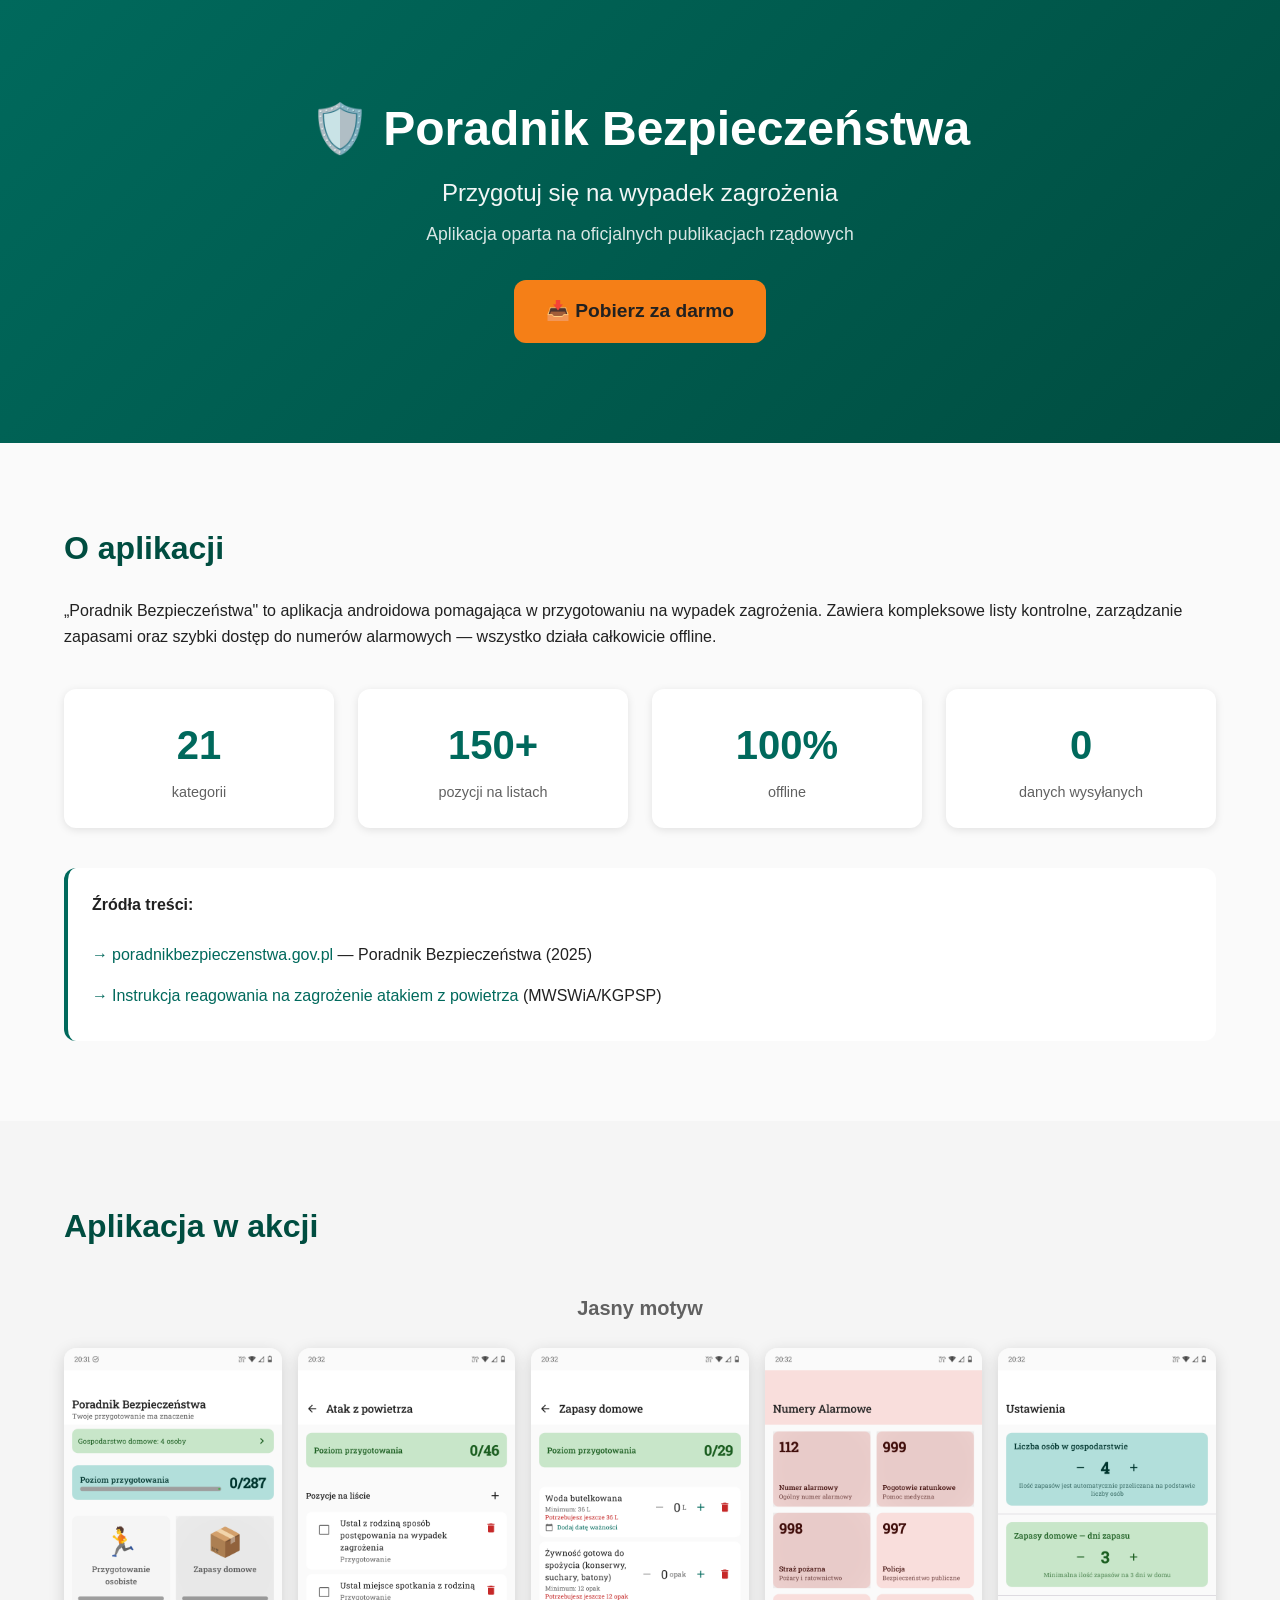
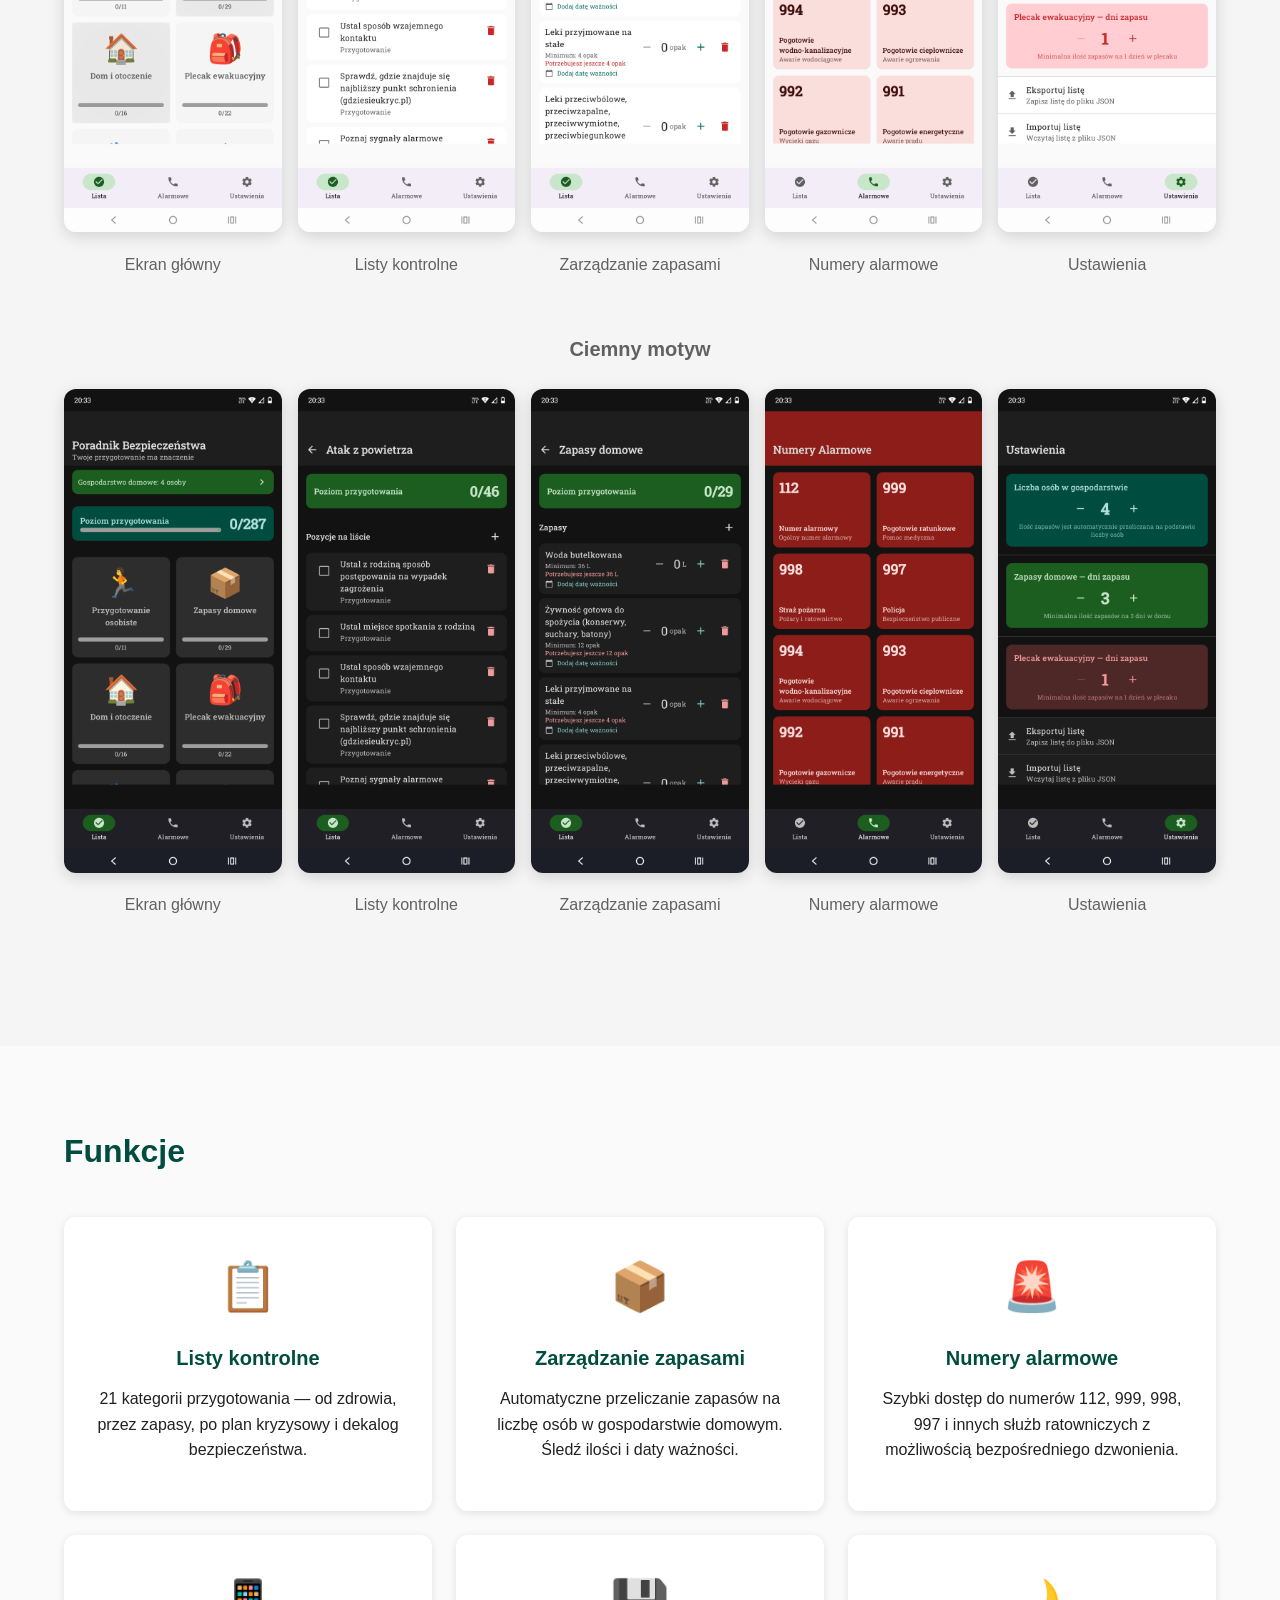
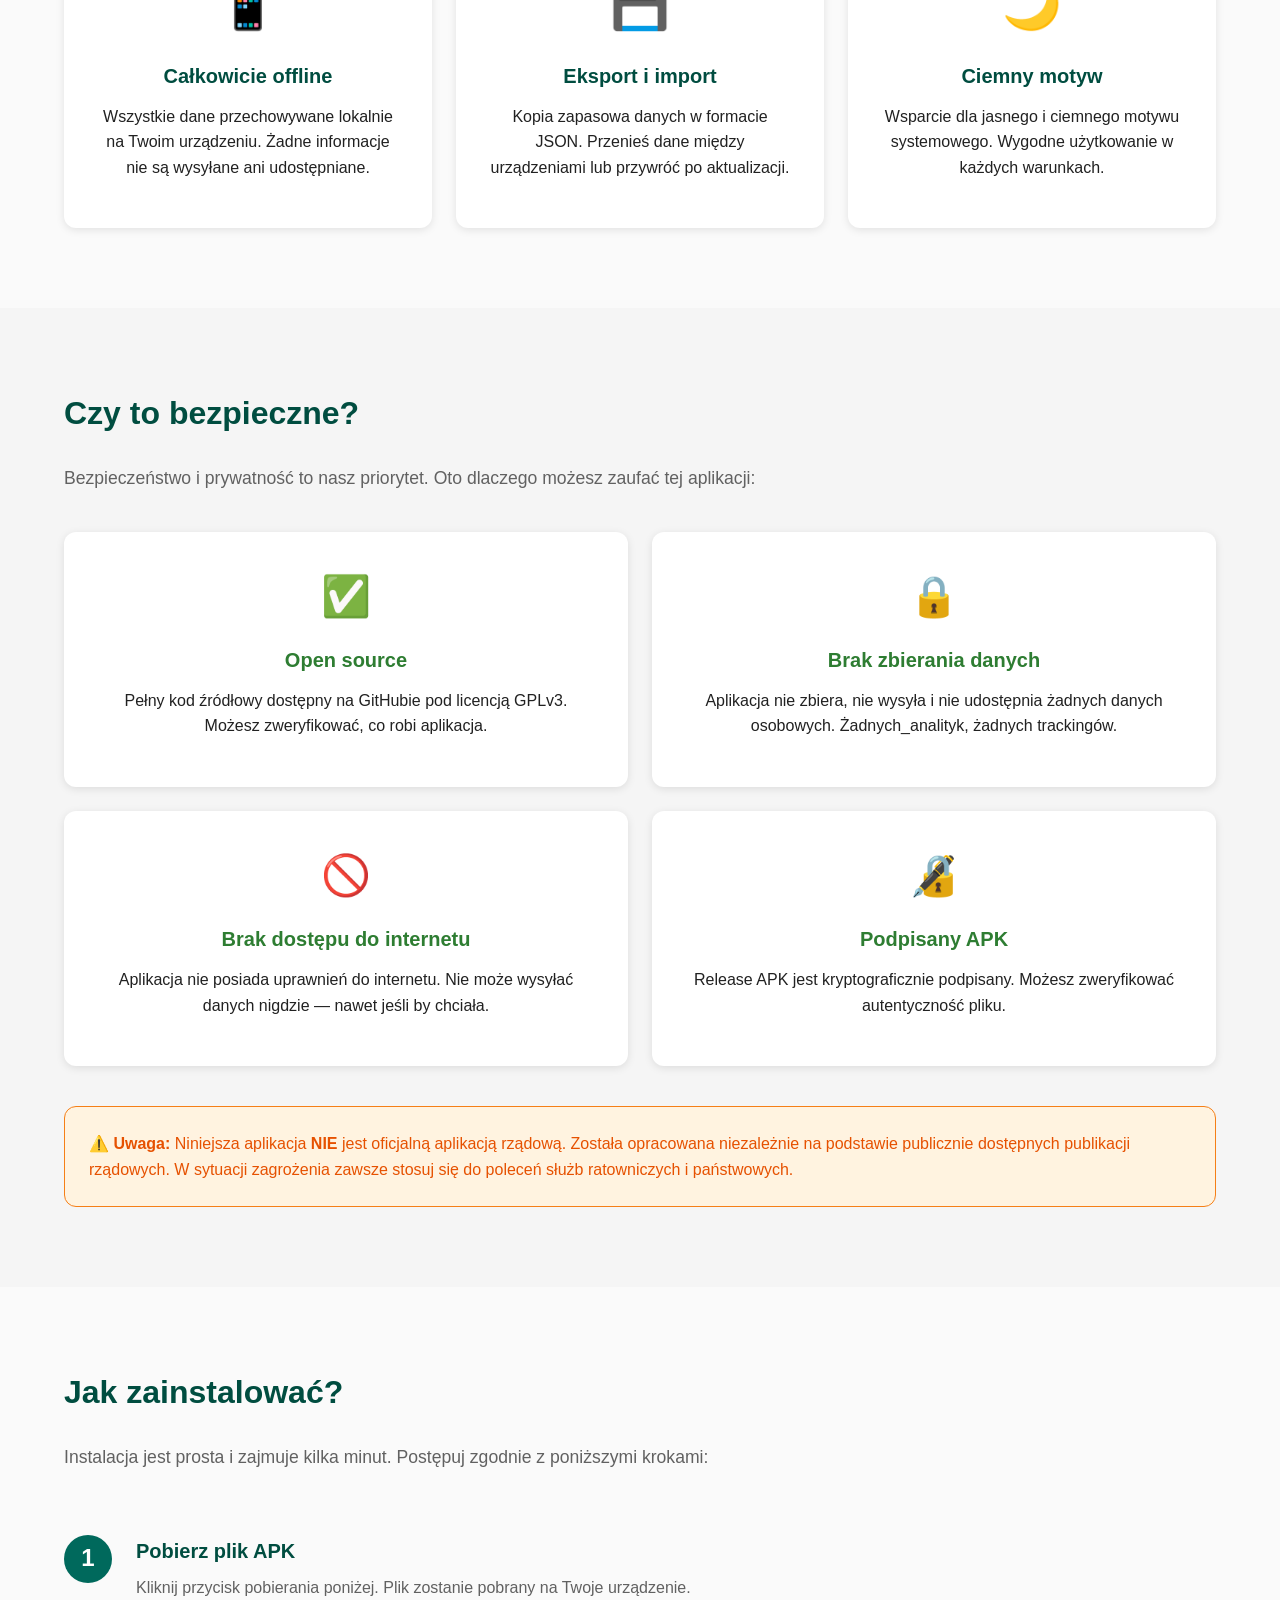
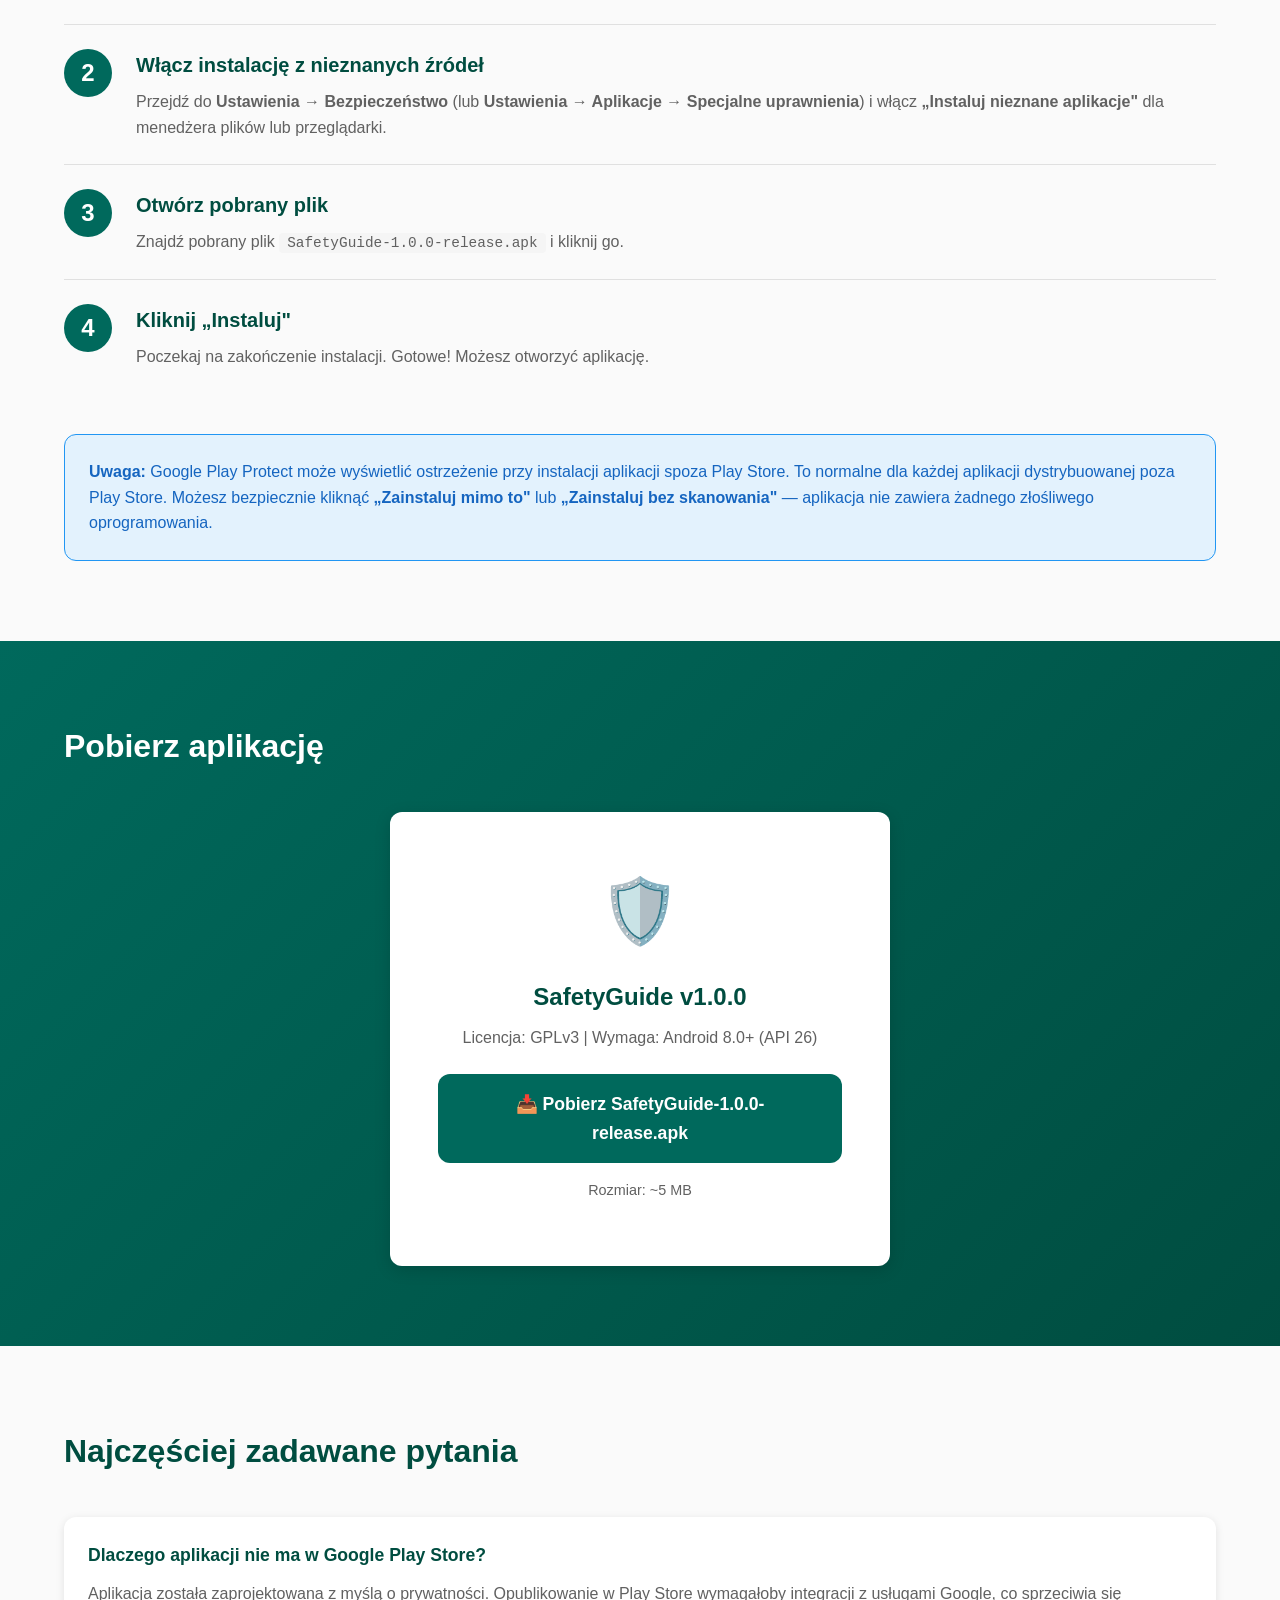
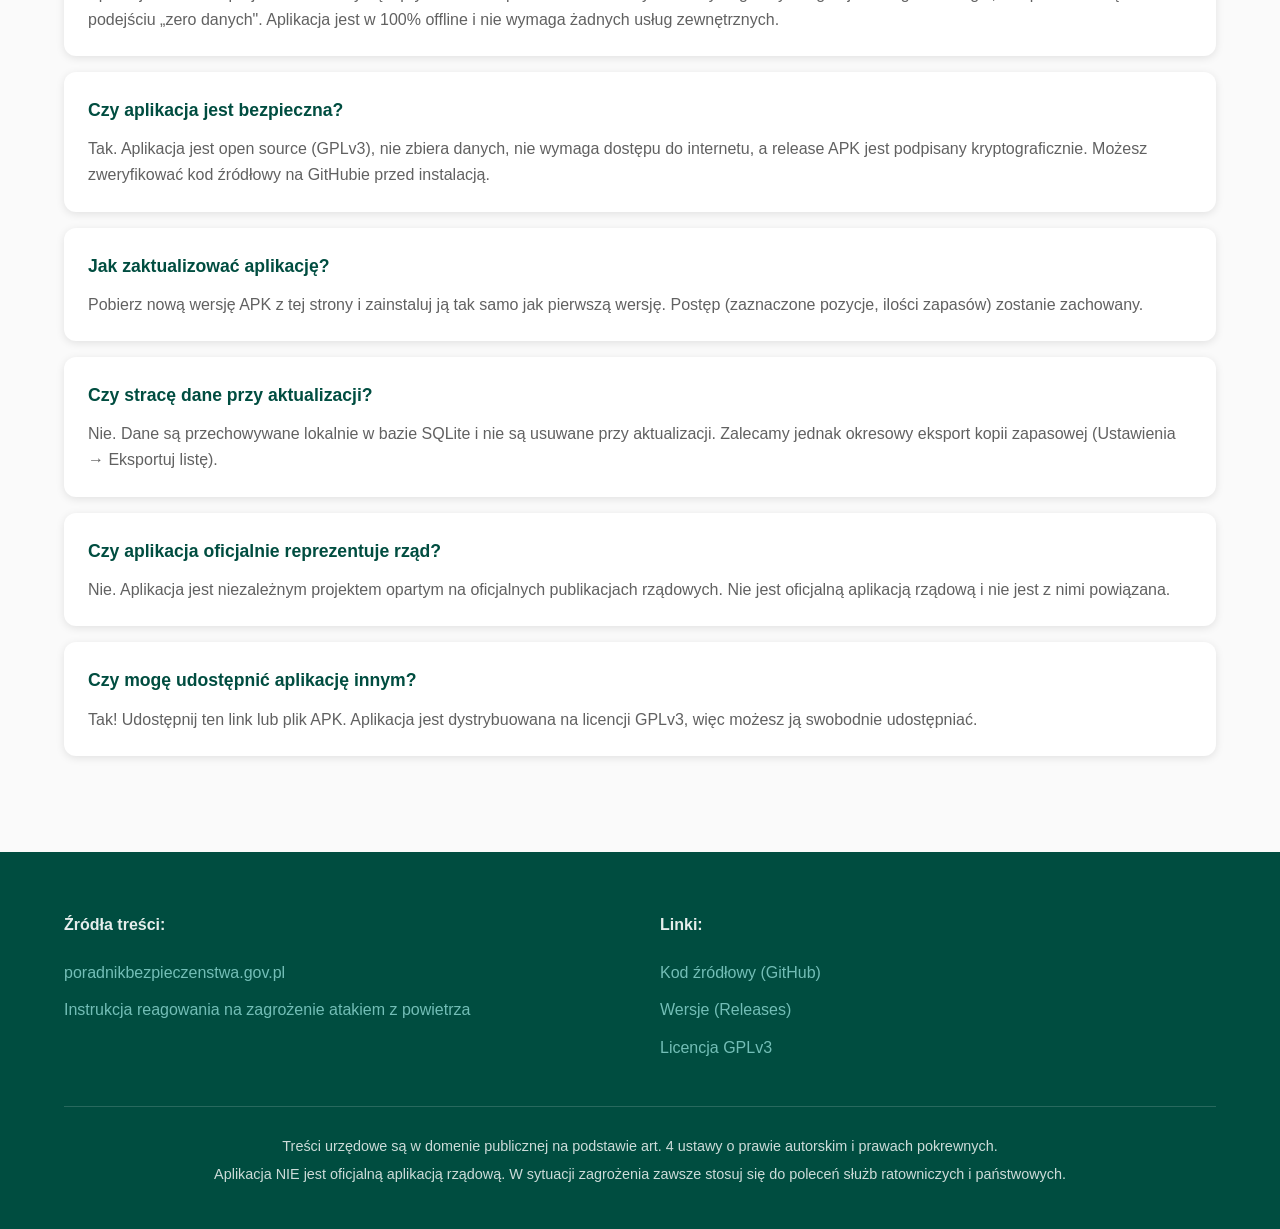
<file: docs/index.html>
<!DOCTYPE html>
<html lang="pl">
<head>
    <meta charset="UTF-8">
    <meta name="viewport" content="width=device-width, initial-scale=1.0">
    <title>Poradnik Bezpieczeństwa - Aplikacja Android</title>
    <meta name="description" content="Aplikacja do przygotowania na wypadek zagrożenia. Listy kontrolne, zarządzanie zapasami, numery alarmowe. Całkowicie offline.">
    <meta property="og:title" content="Poradnik Bezpieczeństwa">
    <meta property="og:description" content="Aplikacja do przygotowania na wypadek zagrożenia. 21 kategorii, 150+ pozycji, całkowicie offline.">
    <meta property="og:type" content="website">
    <link rel="stylesheet" href="style.css">
</head>
<body>

    <!-- 1. Hero Section -->
    <header class="hero">
        <div class="container">
            <h1>🛡️ Poradnik Bezpieczeństwa</h1>
            <p class="tagline">Przygotuj się na wypadek zagrożenia</p>
            <p class="subtitle">Aplikacja oparta na oficjalnych publikacjach rządowych</p>
            <a href="#download" class="cta-button">📥 Pobierz za darmo</a>
        </div>
    </header>

    <!-- 2. About Section -->
    <section id="about" class="section">
        <div class="container">
            <h2>O aplikacji</h2>
            <p>„Poradnik Bezpieczeństwa" to aplikacja androidowa pomagająca w przygotowaniu na wypadek zagrożenia. Zawiera kompleksowe listy kontrolne, zarządzanie zapasami oraz szybki dostęp do numerów alarmowych — wszystko działa całkowicie offline.</p>
            
            <div class="stats-grid">
                <div class="stat-item">
                    <span class="stat-number">21</span>
                    <span class="stat-label">kategorii</span>
                </div>
                <div class="stat-item">
                    <span class="stat-number">150+</span>
                    <span class="stat-label">pozycji na listach</span>
                </div>
                <div class="stat-item">
                    <span class="stat-number">100%</span>
                    <span class="stat-label">offline</span>
                </div>
                <div class="stat-item">
                    <span class="stat-number">0</span>
                    <span class="stat-label">danych wysyłanych</span>
                </div>
            </div>

            <div class="source-info">
                <p><strong>Źródła treści:</strong></p>
                <ul>
                    <li><a href="https://poradnikbezpieczenstwa.gov.pl" target="_blank">poradnikbezpieczenstwa.gov.pl</a> — Poradnik Bezpieczeństwa (2025)</li>
                    <li><a href="https://www.gov.pl/web/kgpsp/instrukcja-reagowania-na-zagrozenie-atakiem-z-powietrza" target="_blank">Instrukcja reagowania na zagrożenie atakiem z powietrza</a> (MWSWiA/KGPSP)</li>
                </ul>
            </div>
        </div>
    </section>

    <!-- 3. Screenshots Section -->
    <section id="screenshots" class="section section-alt">
        <div class="container">
            <h2>Aplikacja w akcji</h2>
            
            <h3 class="screenshots-subtitle">Jasny motyw</h3>
            <div class="screenshots-grid">
                <div class="screenshot">
                    <img src="assets/screenshots/light-home.png" alt="Ekran główny (jasny)" loading="lazy">
                    <p>Ekran główny</p>
                </div>
                <div class="screenshot">
                    <img src="assets/screenshots/light-checklist.png" alt="Lista kontrolna (jasny)" loading="lazy">
                    <p>Listy kontrolne</p>
                </div>
                <div class="screenshot">
                    <img src="assets/screenshots/light-supplies.png" alt="Zapasy (jasny)" loading="lazy">
                    <p>Zarządzanie zapasami</p>
                </div>
                <div class="screenshot">
                    <img src="assets/screenshots/light-emergency.png" alt="Numery alarmowe (jasny)" loading="lazy">
                    <p>Numery alarmowe</p>
                </div>
                <div class="screenshot">
                    <img src="assets/screenshots/light-settings.png" alt="Ustawienia (jasny)" loading="lazy">
                    <p>Ustawienia</p>
                </div>
            </div>

            <h3 class="screenshots-subtitle">Ciemny motyw</h3>
            <div class="screenshots-grid">
                <div class="screenshot">
                    <img src="assets/screenshots/dark-home.png" alt="Ekran główny (ciemny)" loading="lazy">
                    <p>Ekran główny</p>
                </div>
                <div class="screenshot">
                    <img src="assets/screenshots/dark-checklist.png" alt="Lista kontrolna (ciemny)" loading="lazy">
                    <p>Listy kontrolne</p>
                </div>
                <div class="screenshot">
                    <img src="assets/screenshots/dark-supplies.png" alt="Zapasy (ciemny)" loading="lazy">
                    <p>Zarządzanie zapasami</p>
                </div>
                <div class="screenshot">
                    <img src="assets/screenshots/dark-emergency.png" alt="Numery alarmowe (ciemny)" loading="lazy">
                    <p>Numery alarmowe</p>
                </div>
                <div class="screenshot">
                    <img src="assets/screenshots/dark-settings.png" alt="Ustawienia (ciemny)" loading="lazy">
                    <p>Ustawienia</p>
                </div>
            </div>
        </div>
    </section>

    <!-- 4. Features Section -->
    <section id="features" class="section">
        <div class="container">
            <h2>Funkcje</h2>
            <div class="features-grid">
                <div class="feature-card">
                    <span class="feature-icon">📋</span>
                    <h3>Listy kontrolne</h3>
                    <p>21 kategorii przygotowania — od zdrowia, przez zapasy, po plan kryzysowy i dekalog bezpieczeństwa.</p>
                </div>
                <div class="feature-card">
                    <span class="feature-icon">📦</span>
                    <h3>Zarządzanie zapasami</h3>
                    <p>Automatyczne przeliczanie zapasów na liczbę osób w gospodarstwie domowym. Śledź ilości i daty ważności.</p>
                </div>
                <div class="feature-card">
                    <span class="feature-icon">🚨</span>
                    <h3>Numery alarmowe</h3>
                    <p>Szybki dostęp do numerów 112, 999, 998, 997 i innych służb ratowniczych z możliwością bezpośredniego dzwonienia.</p>
                </div>
                <div class="feature-card">
                    <span class="feature-icon">📱</span>
                    <h3>Całkowicie offline</h3>
                    <p>Wszystkie dane przechowywane lokalnie na Twoim urządzeniu. Żadne informacje nie są wysyłane ani udostępniane.</p>
                </div>
                <div class="feature-card">
                    <span class="feature-icon">💾</span>
                    <h3>Eksport i import</h3>
                    <p>Kopia zapasowa danych w formacie JSON. Przenieś dane między urządzeniami lub przywróć po aktualizacji.</p>
                </div>
                <div class="feature-card">
                    <span class="feature-icon">🌙</span>
                    <h3>Ciemny motyw</h3>
                    <p>Wsparcie dla jasnego i ciemnego motywu systemowego. Wygodne użytkowanie w każdych warunkach.</p>
                </div>
            </div>
        </div>
    </section>

    <!-- 5. Safety Section -->
    <section id="safety" class="section section-alt">
        <div class="container">
            <h2>Czy to bezpieczne?</h2>
            <p class="section-intro">Bezpieczeństwo i prywatność to nasz priorytet. Oto dlaczego możesz zaufać tej aplikacji:</p>
            
            <div class="safety-grid">
                <div class="safety-item">
                    <span class="safety-icon">✅</span>
                    <h3>Open source</h3>
                    <p>Pełny kod źródłowy dostępny na GitHubie pod licencją GPLv3. Możesz zweryfikować, co robi aplikacja.</p>
                </div>
                <div class="safety-item">
                    <span class="safety-icon">🔒</span>
                    <h3>Brak zbierania danych</h3>
                    <p>Aplikacja nie zbiera, nie wysyła i nie udostępnia żadnych danych osobowych. Żadnych_analityk, żadnych trackingów.</p>
                </div>
                <div class="safety-item">
                    <span class="safety-icon">🚫</span>
                    <h3>Brak dostępu do internetu</h3>
                    <p>Aplikacja nie posiada uprawnień do internetu. Nie może wysyłać danych nigdzie — nawet jeśli by chciała.</p>
                </div>
                <div class="safety-item">
                    <span class="safety-icon">🔏</span>
                    <h3>Podpisany APK</h3>
                    <p>Release APK jest kryptograficznie podpisany. Możesz zweryfikować autentyczność pliku.</p>
                </div>
            </div>

            <div class="disclaimer-box">
                <p><strong>⚠️ Uwaga:</strong> Niniejsza aplikacja <strong>NIE</strong> jest oficjalną aplikacją rządową. Została opracowana niezależnie na podstawie publicznie dostępnych publikacji rządowych. W sytuacji zagrożenia zawsze stosuj się do poleceń służb ratowniczych i państwowych.</p>
            </div>
        </div>
    </section>

    <!-- 6. Installation Section -->
    <section id="install" class="section">
        <div class="container">
            <h2>Jak zainstalować?</h2>
            <p class="section-intro">Instalacja jest prosta i zajmuje kilka minut. Postępuj zgodnie z poniższymi krokami:</p>
            
            <div class="install-steps">
                <div class="step">
                    <span class="step-number">1</span>
                    <div class="step-content">
                        <h3>Pobierz plik APK</h3>
                        <p>Kliknij przycisk pobierania poniżej. Plik zostanie pobrany na Twoje urządzenie.</p>
                    </div>
                </div>
                <div class="step">
                    <span class="step-number">2</span>
                    <div class="step-content">
                        <h3>Włącz instalację z nieznanych źródeł</h3>
                        <p>Przejdź do <strong>Ustawienia → Bezpieczeństwo</strong> (lub <strong>Ustawienia → Aplikacje → Specjalne uprawnienia</strong>) i włącz <strong>„Instaluj nieznane aplikacje"</strong> dla menedżera plików lub przeglądarki.</p>
                    </div>
                </div>
                <div class="step">
                    <span class="step-number">3</span>
                    <div class="step-content">
                        <h3>Otwórz pobrany plik</h3>
                        <p>Znajdź pobrany plik <code>SafetyGuide-1.0.0-release.apk</code> i kliknij go.</p>
                    </div>
                </div>
                <div class="step">
                    <span class="step-number">4</span>
                    <div class="step-content">
                        <h3>Kliknij „Instaluj"</h3>
                        <p>Poczekaj na zakończenie instalacji. Gotowe! Możesz otworzyć aplikację.</p>
                    </div>
                </div>
            </div>

            <div class="note">
                <p><strong>Uwaga:</strong> Google Play Protect może wyświetlić ostrzeżenie przy instalacji aplikacji spoza Play Store. To normalne dla każdej aplikacji dystrybuowanej poza Play Store. Możesz bezpiecznie kliknąć <strong>„Zainstaluj mimo to"</strong> lub <strong>„Zainstaluj bez skanowania"</strong> — aplikacja nie zawiera żadnego złośliwego oprogramowania.</p>
            </div>
        </div>
    </section>

    <!-- 7. Download Section -->
    <section id="download" class="section section-highlight">
        <div class="container">
            <h2>Pobierz aplikację</h2>
            <div class="download-card">
                <div class="download-icon">🛡️</div>
                <h3>SafetyGuide v1.0.0</h3>
                <p class="download-meta">Licencja: GPLv3 | Wymaga: Android 8.0+ (API 26)</p>
                <a href="https://github.com/pol-dev-apps/safety-guide/releases/download/v1.0.0/SafetyGuide-1.0.0-release.apk" class="download-button">
                    📥 Pobierz SafetyGuide-1.0.0-release.apk
                </a>
                <p class="download-info">Rozmiar: ~5 MB</p>
            </div>
        </div>
    </section>

    <!-- 8. FAQ Section -->
    <section id="faq" class="section">
        <div class="container">
            <h2>Najczęściej zadawane pytania</h2>
            <div class="faq-list">
                <div class="faq-item">
                    <h3>Dlaczego aplikacji nie ma w Google Play Store?</h3>
                    <p>Aplikacja została zaprojektowana z myślą o prywatności. Opublikowanie w Play Store wymagałoby integracji z usługami Google, co sprzeciwia się podejściu „zero danych". Aplikacja jest w 100% offline i nie wymaga żadnych usług zewnętrznych.</p>
                </div>
                <div class="faq-item">
                    <h3>Czy aplikacja jest bezpieczna?</h3>
                    <p>Tak. Aplikacja jest open source (GPLv3), nie zbiera danych, nie wymaga dostępu do internetu, a release APK jest podpisany kryptograficznie. Możesz zweryfikować kod źródłowy na GitHubie przed instalacją.</p>
                </div>
                <div class="faq-item">
                    <h3>Jak zaktualizować aplikację?</h3>
                    <p>Pobierz nową wersję APK z tej strony i zainstaluj ją tak samo jak pierwszą wersję. Postęp (zaznaczone pozycje, ilości zapasów) zostanie zachowany.</p>
                </div>
                <div class="faq-item">
                    <h3>Czy stracę dane przy aktualizacji?</h3>
                    <p>Nie. Dane są przechowywane lokalnie w bazie SQLite i nie są usuwane przy aktualizacji. Zalecamy jednak okresowy eksport kopii zapasowej (Ustawienia → Eksportuj listę).</p>
                </div>
                <div class="faq-item">
                    <h3>Czy aplikacja oficjalnie reprezentuje rząd?</h3>
                    <p>Nie. Aplikacja jest niezależnym projektem opartym na oficjalnych publikacjach rządowych. Nie jest oficjalną aplikacją rządową i nie jest z nimi powiązana.</p>
                </div>
                <div class="faq-item">
                    <h3>Czy mogę udostępnić aplikację innym?</h3>
                    <p>Tak! Udostępnij ten link lub plik APK. Aplikacja jest dystrybuowana na licencji GPLv3, więc możesz ją swobodnie udostępniać.</p>
                </div>
            </div>
        </div>
    </section>

    <!-- 9. Footer -->
    <footer class="footer">
        <div class="container">
            <div class="footer-content">
                <div class="footer-sources">
                    <h4>Źródła treści:</h4>
                    <ul>
                        <li><a href="https://poradnikbezpieczenstwa.gov.pl" target="_blank">poradnikbezpieczenstwa.gov.pl</a></li>
                        <li><a href="https://www.gov.pl/web/kgpsp/instrukcja-reagowania-na-zagrozenie-atakiem-z-powietrza" target="_blank">Instrukcja reagowania na zagrożenie atakiem z powietrza</a></li>
                    </ul>
                </div>
                <div class="footer-links">
                    <h4>Linki:</h4>
                    <ul>
                        <li><a href="https://github.com/pol-dev-apps/safety-guide" target="_blank">Kod źródłowy (GitHub)</a></li>
                        <li><a href="https://github.com/pol-dev-apps/safety-guide/releases" target="_blank">Wersje (Releases)</a></li>
                        <li><a href="https://github.com/pol-dev-apps/safety-guide/blob/main/android/LICENSE" target="_blank">Licencja GPLv3</a></li>
                    </ul>
                </div>
            </div>
            <div class="footer-disclaimer">
                <p>Treści urzędowe są w domenie publicznej na podstawie art. 4 ustawy o prawie autorskim i prawach pokrewnych.</p>
                <p>Aplikacja NIE jest oficjalną aplikacją rządową. W sytuacji zagrożenia zawsze stosuj się do poleceń służb ratowniczych i państwowych.</p>
            </div>
        </div>
    </footer>

</body>
</html>
</file>
<file: docs/style.css>
/* ========================================
   Poradnik Bezpieczeństwa - GitHub Pages
   Color scheme: Teal/Green (matching the app)
   ======================================== */

/* CSS Variables */
:root {
    --primary: #00695C;
    --primary-light: #80CBC4;
    --primary-dark: #004D40;
    --secondary: #2E7D32;
    --secondary-light: #A5D6A7;
    --accent: #F57F17;
    --accent-light: #FFD54F;
    --error: #C62828;
    --error-light: #EF9A9A;
    
    --background: #FAFAFA;
    --surface: #FFFFFF;
    --surface-alt: #F5F5F5;
    
    --text-primary: #212121;
    --text-secondary: #616161;
    --text-light: #FFFFFF;
    
    --shadow: 0 2px 8px rgba(0, 0, 0, 0.1);
    --shadow-lg: 0 4px 16px rgba(0, 0, 0, 0.15);
    
    --radius: 12px;
    --radius-sm: 8px;
    
    --max-width: 1200px;
    --spacing: 80px;
}

/* Reset & Base */
*,
*::before,
*::after {
    box-sizing: border-box;
    margin: 0;
    padding: 0;
}

html {
    scroll-behavior: smooth;
}

body {
    font-family: -apple-system, BlinkMacSystemFont, 'Segoe UI', Roboto, Oxygen, Ubuntu, sans-serif;
    font-size: 16px;
    line-height: 1.6;
    color: var(--text-primary);
    background-color: var(--background);
}

/* Container */
.container {
    max-width: var(--max-width);
    margin: 0 auto;
    padding: 0 24px;
}

/* Typography */
h1 {
    font-size: 2.5rem;
    font-weight: 700;
    margin-bottom: 16px;
    line-height: 1.2;
}

h2 {
    font-size: 2rem;
    font-weight: 600;
    margin-bottom: 24px;
    color: var(--primary-dark);
}

h3 {
    font-size: 1.25rem;
    font-weight: 600;
    margin-bottom: 12px;
}

p {
    margin-bottom: 16px;
}

a {
    color: var(--primary);
    text-decoration: none;
    transition: color 0.2s ease;
}

a:hover {
    color: var(--primary-dark);
    text-decoration: underline;
}

/* ========================================
   Hero Section
   ======================================== */
.hero {
    background: linear-gradient(135deg, var(--primary) 0%, var(--primary-dark) 100%);
    color: var(--text-light);
    text-align: center;
    padding: 100px 24px;
}

.hero h1 {
    color: var(--text-light);
    font-size: 3rem;
    margin-bottom: 16px;
}

.hero .tagline {
    font-size: 1.5rem;
    font-weight: 500;
    margin-bottom: 8px;
    opacity: 0.95;
}

.hero .subtitle {
    font-size: 1.1rem;
    opacity: 0.85;
    margin-bottom: 32px;
}

.cta-button {
    display: inline-block;
    background-color: var(--accent);
    color: var(--text-primary);
    font-size: 1.2rem;
    font-weight: 600;
    padding: 16px 32px;
    border-radius: var(--radius);
    text-decoration: none;
    transition: transform 0.2s ease, box-shadow 0.2s ease;
}

.cta-button:hover {
    transform: translateY(-2px);
    box-shadow: var(--shadow-lg);
    text-decoration: none;
    color: var(--text-primary);
}

/* ========================================
   Sections
   ======================================== */
.section {
    padding: var(--spacing) 0;
}

.section-alt {
    background-color: var(--surface-alt);
}

.section-highlight {
    background: linear-gradient(135deg, var(--primary) 0%, var(--primary-dark) 100%);
    color: var(--text-light);
}

.section-highlight h2 {
    color: var(--text-light);
}

.section-intro {
    font-size: 1.1rem;
    color: var(--text-secondary);
    max-width: 700px;
    margin-bottom: 40px;
}

/* ========================================
   Stats Grid
   ======================================== */
.stats-grid {
    display: grid;
    grid-template-columns: repeat(4, 1fr);
    gap: 24px;
    margin: 40px 0;
}

.stat-item {
    text-align: center;
    padding: 24px;
    background: var(--surface);
    border-radius: var(--radius);
    box-shadow: var(--shadow);
}

.stat-number {
    display: block;
    font-size: 2.5rem;
    font-weight: 700;
    color: var(--primary);
}

.stat-label {
    display: block;
    font-size: 0.9rem;
    color: var(--text-secondary);
    margin-top: 4px;
}

/* ========================================
   Source Info
   ======================================== */
.source-info {
    background: var(--surface);
    padding: 24px;
    border-radius: var(--radius);
    border-left: 4px solid var(--primary);
    margin-top: 32px;
}

.source-info ul {
    list-style: none;
    margin-top: 12px;
}

.source-info li {
    padding: 8px 0;
    padding-left: 20px;
    position: relative;
}

.source-info li::before {
    content: "→";
    position: absolute;
    left: 0;
    color: var(--primary);
}

/* ========================================
   Screenshots
   ======================================== */
.screenshots-subtitle {
    font-size: 1.25rem;
    color: var(--text-secondary);
    margin-top: 40px;
    margin-bottom: 24px;
    text-align: center;
}

.screenshots-grid {
    display: grid;
    grid-template-columns: repeat(5, 1fr);
    gap: 16px;
    margin-bottom: 32px;
}

.screenshot {
    text-align: center;
}

.screenshot img {
    width: 100%;
    height: auto;
    border-radius: var(--radius);
    box-shadow: var(--shadow-lg);
    transition: transform 0.3s ease;
}

.screenshot img:hover {
    transform: scale(1.05);
}

.screenshot p {
    margin-top: 12px;
    font-weight: 500;
    color: var(--text-secondary);
}

/* ========================================
   Features Grid
   ======================================== */
.features-grid {
    display: grid;
    grid-template-columns: repeat(3, 1fr);
    gap: 24px;
    margin-top: 40px;
}

.feature-card {
    background: var(--surface);
    padding: 32px;
    border-radius: var(--radius);
    box-shadow: var(--shadow);
    text-align: center;
    transition: transform 0.2s ease, box-shadow 0.2s ease;
}

.feature-card:hover {
    transform: translateY(-4px);
    box-shadow: var(--shadow-lg);
}

.feature-icon {
    font-size: 3rem;
    display: block;
    margin-bottom: 16px;
}

.feature-card h3 {
    color: var(--primary-dark);
}

/* ========================================
   Safety Grid
   ======================================== */
.safety-grid {
    display: grid;
    grid-template-columns: repeat(2, 1fr);
    gap: 24px;
    margin-bottom: 40px;
}

.safety-item {
    background: var(--surface);
    padding: 32px;
    border-radius: var(--radius);
    box-shadow: var(--shadow);
    display: flex;
    flex-direction: column;
    align-items: center;
    text-align: center;
}

.safety-icon {
    font-size: 2.5rem;
    margin-bottom: 16px;
}

.safety-item h3 {
    color: var(--secondary);
}

/* Disclaimer Box */
.disclaimer-box {
    background: #FFF3E0;
    border: 1px solid var(--accent);
    border-radius: var(--radius);
    padding: 24px;
    margin-top: 40px;
}

.disclaimer-box p {
    margin: 0;
    color: #E65100;
}

/* ========================================
   Installation Steps
   ======================================== */
.install-steps {
    margin: 40px 0;
}

.step {
    display: flex;
    align-items: flex-start;
    gap: 24px;
    padding: 24px 0;
    border-bottom: 1px solid #E0E0E0;
}

.step:last-child {
    border-bottom: none;
}

.step-number {
    display: flex;
    align-items: center;
    justify-content: center;
    width: 48px;
    height: 48px;
    background: var(--primary);
    color: var(--text-light);
    font-size: 1.5rem;
    font-weight: 700;
    border-radius: 50%;
    flex-shrink: 0;
}

.step-content h3 {
    color: var(--primary-dark);
    margin-bottom: 8px;
}

.step-content p {
    margin: 0;
    color: var(--text-secondary);
}

.step-content code {
    background: var(--surface-alt);
    padding: 2px 8px;
    border-radius: 4px;
    font-family: 'SF Mono', Monaco, 'Cascadia Code', monospace;
    font-size: 0.9em;
}

/* Note Box */
.note {
    background: #E3F2FD;
    border: 1px solid #2196F3;
    border-radius: var(--radius);
    padding: 24px;
    margin-top: 32px;
}

.note p {
    margin: 0;
    color: #1565C0;
}

/* ========================================
   Download Section
   ======================================== */
.download-card {
    background: var(--surface);
    padding: 48px;
    border-radius: var(--radius);
    box-shadow: var(--shadow-lg);
    text-align: center;
    max-width: 500px;
    margin: 40px auto 0;
}

.download-icon {
    font-size: 4rem;
    margin-bottom: 16px;
}

.download-card h3 {
    font-size: 1.5rem;
    color: var(--primary-dark);
    margin-bottom: 8px;
}

.download-meta {
    color: var(--text-secondary);
    margin-bottom: 24px;
}

.download-button {
    display: inline-block;
    background: var(--primary);
    color: var(--text-light);
    font-size: 1.1rem;
    font-weight: 600;
    padding: 16px 32px;
    border-radius: var(--radius);
    text-decoration: none;
    transition: background 0.2s ease, transform 0.2s ease;
}

.download-button:hover {
    background: var(--primary-dark);
    transform: translateY(-2px);
    text-decoration: none;
    color: var(--text-light);
}

.download-info {
    margin-top: 16px;
    color: var(--text-secondary);
    font-size: 0.9rem;
}

/* ========================================
   FAQ
   ======================================== */
.faq-list {
    margin-top: 40px;
}

.faq-item {
    background: var(--surface);
    padding: 24px;
    border-radius: var(--radius);
    box-shadow: var(--shadow);
    margin-bottom: 16px;
}

.faq-item h3 {
    color: var(--primary-dark);
    margin-bottom: 12px;
    font-size: 1.1rem;
}

.faq-item p {
    margin: 0;
    color: var(--text-secondary);
}

/* ========================================
   Footer
   ======================================== */
.footer {
    background: var(--primary-dark);
    color: var(--text-light);
    padding: 60px 0 40px;
}

.footer-content {
    display: grid;
    grid-template-columns: 1fr 1fr;
    gap: 40px;
    margin-bottom: 40px;
}

.footer h4 {
    font-size: 1rem;
    font-weight: 600;
    margin-bottom: 16px;
    opacity: 0.9;
}

.footer ul {
    list-style: none;
}

.footer li {
    padding: 6px 0;
}

.footer a {
    color: var(--primary-light);
    opacity: 0.9;
    transition: opacity 0.2s ease;
}

.footer a:hover {
    opacity: 1;
    color: var(--text-light);
}

.footer-disclaimer {
    border-top: 1px solid rgba(255, 255, 255, 0.2);
    padding-top: 24px;
    text-align: center;
    opacity: 0.8;
    font-size: 0.9rem;
}

.footer-disclaimer p {
    margin: 4px 0;
}

/* ========================================
   Responsive Design
   ======================================== */
@media (max-width: 1024px) {
    .features-grid {
        grid-template-columns: repeat(2, 1fr);
    }
    
    .screenshots-grid {
        grid-template-columns: repeat(3, 1fr);
    }
}

@media (max-width: 768px) {
    :root {
        --spacing: 60px;
    }
    
    h1 {
        font-size: 2rem;
    }
    
    h2 {
        font-size: 1.75rem;
    }
    
    .hero {
        padding: 60px 24px;
    }
    
    .hero h1 {
        font-size: 2.25rem;
    }
    
    .hero .tagline {
        font-size: 1.25rem;
    }
    
    .stats-grid {
        grid-template-columns: repeat(2, 1fr);
    }
    
    .features-grid {
        grid-template-columns: 1fr;
    }
    
    .safety-grid {
        grid-template-columns: 1fr;
    }
    
    .screenshots-grid {
        grid-template-columns: repeat(2, 1fr);
    }
    
    .footer-content {
        grid-template-columns: 1fr;
        gap: 32px;
    }
    
    .step {
        flex-direction: column;
        align-items: center;
        text-align: center;
    }
}

@media (max-width: 480px) {
    :root {
        --spacing: 48px;
    }
    
    .hero h1 {
        font-size: 1.75rem;
    }
    
    .stats-grid {
        grid-template-columns: 1fr 1fr;
        gap: 16px;
    }
    
    .stat-item {
        padding: 16px;
    }
    
    .stat-number {
        font-size: 2rem;
    }
    
    .screenshots-grid {
        grid-template-columns: 1fr;
    }
    
    .download-card {
        padding: 32px 24px;
    }
    
    .cta-button,
    .download-button {
        padding: 14px 24px;
        font-size: 1rem;
    }
}
</file>
